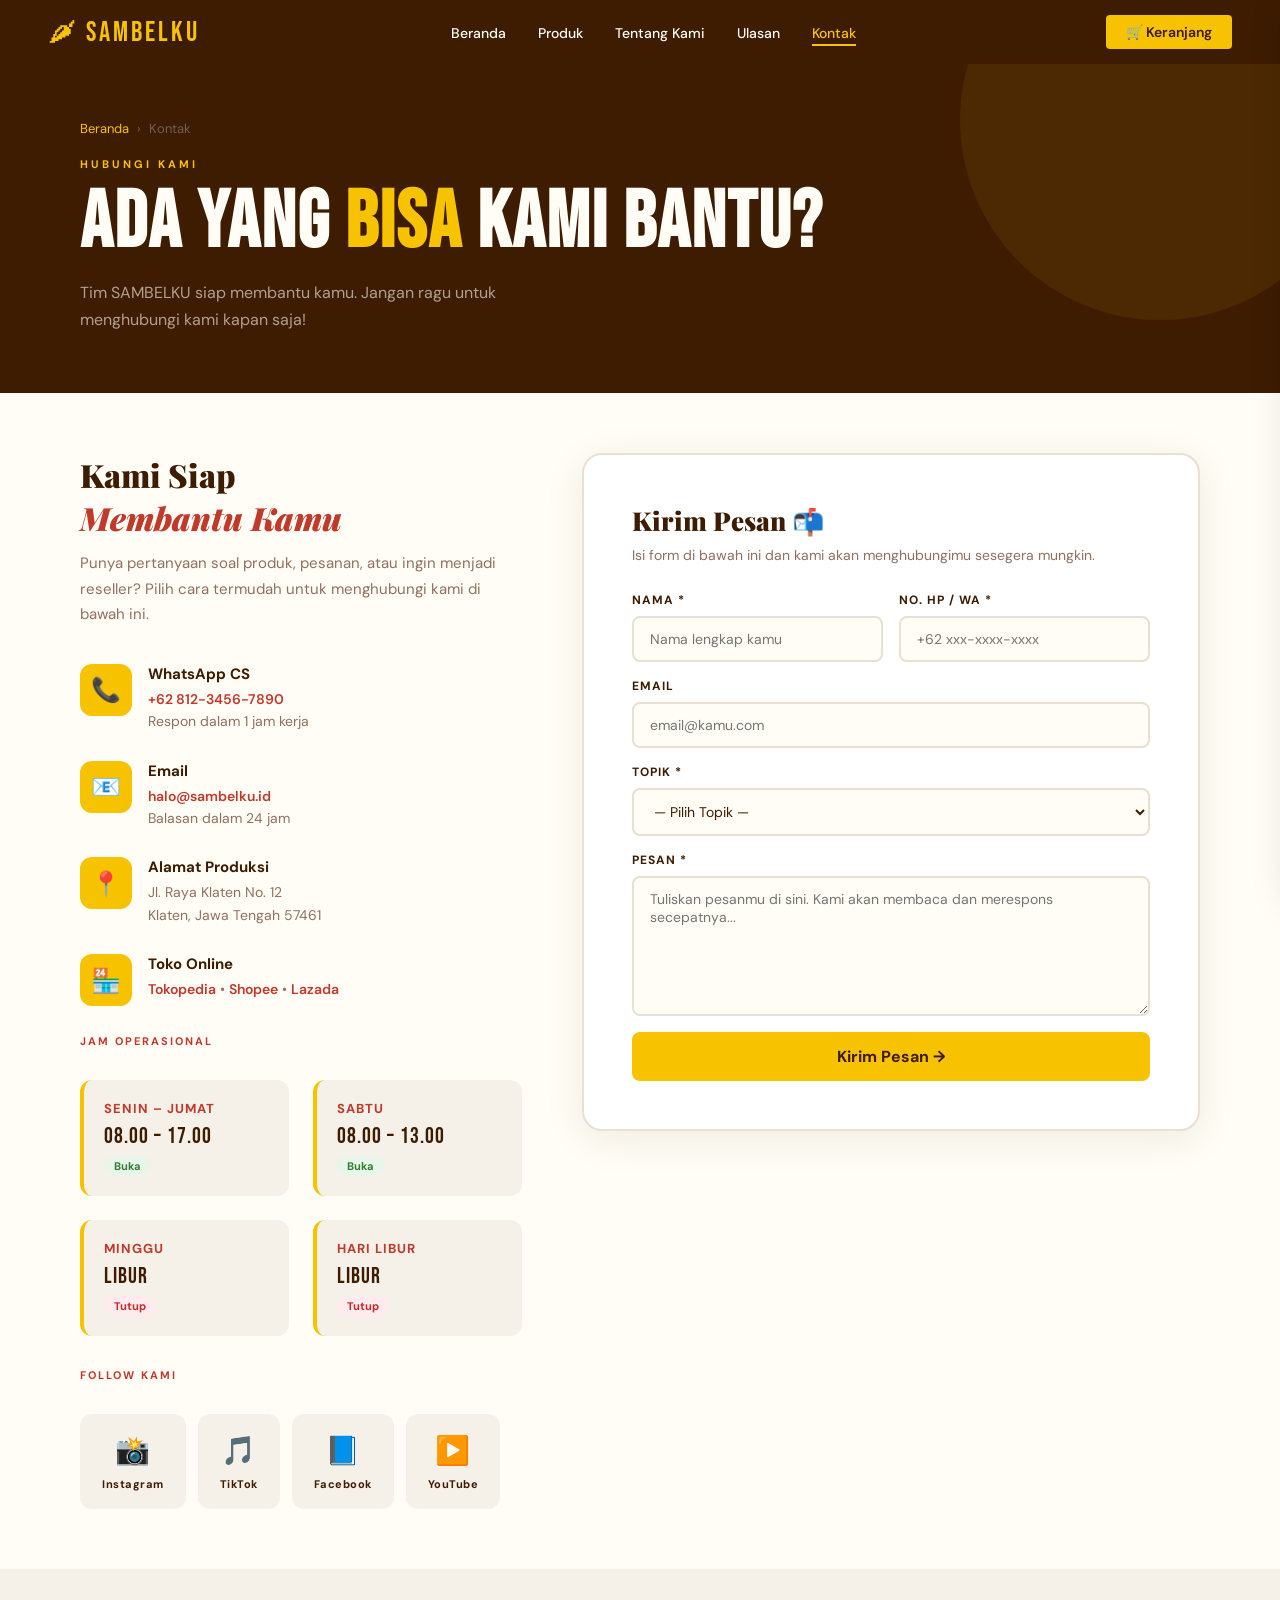
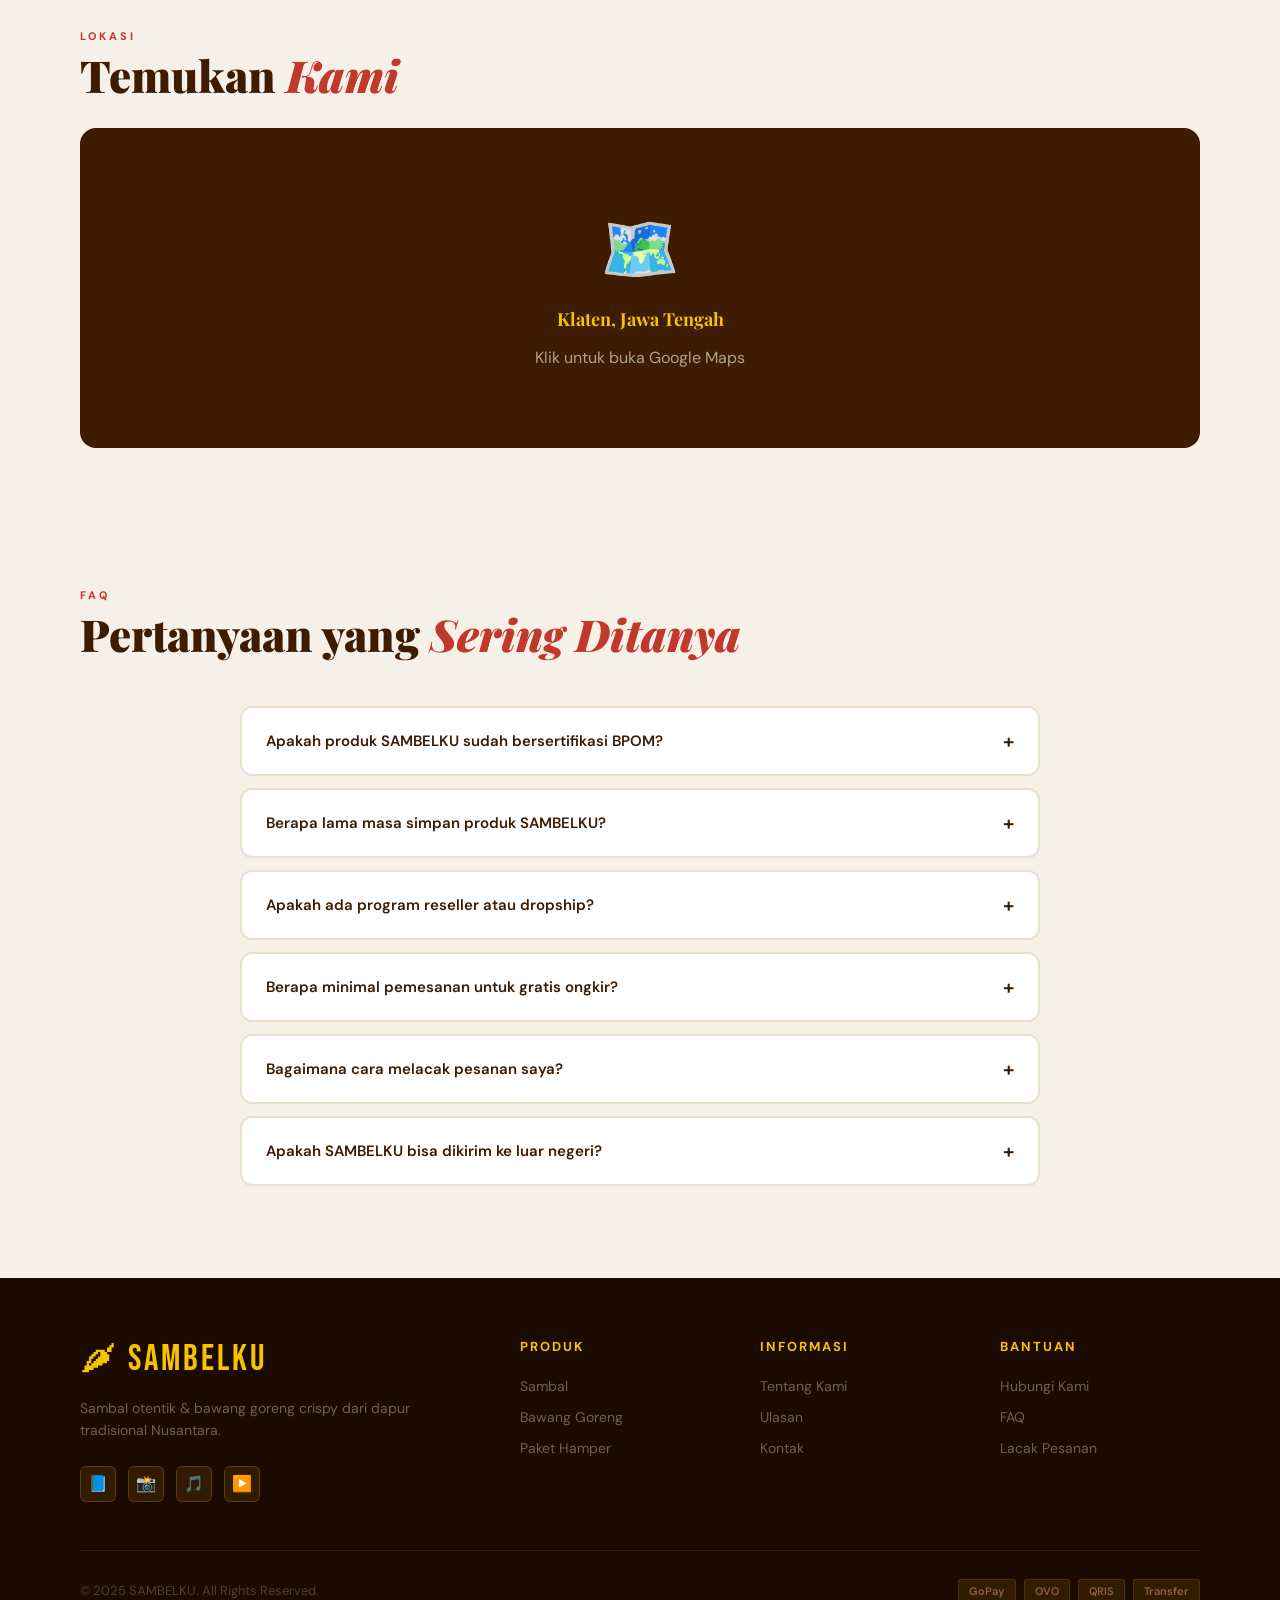
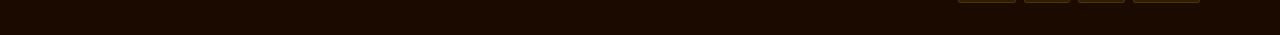
<file: kontak.html>
<!DOCTYPE html>
<html lang="id">
<head>
  <meta charset="UTF-8" />
  <meta name="viewport" content="width=device-width, initial-scale=1.0" />
  <title>Kontak — SAMBELKU</title>
  <link rel="stylesheet" href="shared.css" />
  <style>
    /* KONTAK LAYOUT */
    .kontak-grid { display: grid; grid-template-columns: 1fr 1.4fr; gap: 60px; padding: 60px 80px; align-items: start; }

    /* INFO KONTAK */
    .kontak-info h2 { font-family: 'Playfair Display', serif; font-size: 32px; font-weight: 900; color: var(--coklat); margin-bottom: 12px; }
    .kontak-info h2 em { font-style: italic; color: var(--merah); }
    .kontak-info p { font-size: 15px; color: #907060; line-height: 1.7; margin-bottom: 36px; }
    .kontak-item { display: flex; gap: 16px; align-items: flex-start; margin-bottom: 28px; }
    .kontak-icon { width: 52px; height: 52px; background: var(--kuning); border-radius: 12px; display: flex; align-items: center; justify-content: center; font-size: 24px; flex-shrink: 0; }
    .kontak-detail { flex: 1; }
    .kontak-detail h4 { font-weight: 700; font-size: 15px; color: var(--coklat); margin-bottom: 4px; }
    .kontak-detail p { font-size: 14px; color: #907060; line-height: 1.6; margin: 0; }
    .kontak-detail a { color: var(--merah); text-decoration: none; font-weight: 600; }
    .kontak-detail a:hover { text-decoration: underline; }

    /* SOSMED */
    .sosmed-list { display: flex; gap: 12px; margin-top: 32px; }
    .sosmed-card { display: flex; flex-direction: column; align-items: center; gap: 8px; padding: 16px 20px; background: var(--abu); border-radius: 12px; border: 2px solid transparent; cursor: pointer; transition: all 0.2s; text-decoration: none; }
    .sosmed-card:hover { border-color: var(--kuning); background: white; transform: translateY(-3px); box-shadow: 0 8px 24px rgba(247,194,0,0.15); }
    .sosmed-card span:first-child { font-size: 28px; }
    .sosmed-card span:last-child { font-size: 11px; font-weight: 700; color: var(--coklat); letter-spacing: 0.5px; }

    /* FORM KONTAK */
    .form-kontak { background: white; border-radius: 20px; padding: 48px; border: 2px solid #E8E0D0; box-shadow: 0 8px 40px rgba(61,28,2,0.08); }
    .form-kontak h3 { font-family: 'Playfair Display', serif; font-size: 26px; font-weight: 900; color: var(--coklat); margin-bottom: 8px; }
    .form-kontak p { color: #907060; font-size: 14px; margin-bottom: 28px; }
    .form-row { display: grid; grid-template-columns: 1fr 1fr; gap: 16px; }
    .form-field { display: flex; flex-direction: column; gap: 8px; margin-bottom: 16px; }
    .form-field label { font-size: 12px; font-weight: 700; color: var(--coklat); letter-spacing: 1px; text-transform: uppercase; }
    .form-field input, .form-field select, .form-field textarea {
      padding: 12px 16px; border: 2px solid #E8E0D0; border-radius: 8px;
      font-family: 'DM Sans', sans-serif; font-size: 14px; color: var(--coklat);
      background: var(--putih); outline: none; transition: border-color 0.2s;
    }
    .form-field input:focus, .form-field select:focus, .form-field textarea:focus { border-color: var(--kuning); background: white; }
    .form-field textarea { resize: vertical; min-height: 140px; }
    .btn-kirim { background: var(--kuning); border: none; padding: 14px 40px; border-radius: 8px; font-family: 'DM Sans', sans-serif; font-weight: 700; font-size: 16px; cursor: pointer; color: var(--coklat); transition: background 0.2s, transform 0.15s; width: 100%; }
    .btn-kirim:hover { background: var(--kuning-gelap); transform: translateY(-1px); }

    /* JAM OPERASIONAL */
    .jam-grid { display: grid; grid-template-columns: repeat(2,1fr); gap: 24px; margin-top: 32px; }
    .jam-card { background: var(--abu); border-radius: 12px; padding: 20px; border-left: 4px solid var(--kuning); }
    .jam-hari { font-size: 13px; font-weight: 700; color: var(--merah); letter-spacing: 1px; text-transform: uppercase; margin-bottom: 6px; }
    .jam-waktu { font-family: 'Bebas Neue', sans-serif; font-size: 22px; color: var(--coklat); letter-spacing: 1px; }
    .jam-status { display: inline-block; background: #E8F5E9; color: #2E7D32; font-size: 11px; font-weight: 700; padding: 3px 10px; border-radius: 10px; margin-top: 6px; }
    .jam-status.tutup { background: #FFEBEE; color: #C62828; }

    /* MAPS PLACEHOLDER */
    .maps-section { background: var(--abu); padding: 60px 80px; }
    .maps-wrap { background: var(--coklat); border-radius: 16px; overflow: hidden; height: 320px; display: flex; align-items: center; justify-content: center; flex-direction: column; gap: 16px; cursor: pointer; transition: opacity 0.2s; }
    .maps-wrap:hover { opacity: 0.9; }
    .maps-wrap span { font-size: 64px; }
    .maps-wrap p { color: #B0A090; font-size: 16px; }
    .maps-wrap strong { color: var(--kuning); font-size: 18px; font-family: 'Playfair Display', serif; }

    /* FAQ */
    .faq-list { max-width: 800px; margin: 0 auto; }
    .faq-item { border: 2px solid #E8E0D0; border-radius: 12px; margin-bottom: 12px; overflow: hidden; transition: border-color 0.2s; }
    .faq-item.open { border-color: var(--kuning); }
    .faq-q { padding: 20px 24px; cursor: pointer; display: flex; align-items: center; justify-content: space-between; font-weight: 600; font-size: 15px; color: var(--coklat); background: white; transition: background 0.2s; }
    .faq-item.open .faq-q { background: var(--putih); color: var(--merah); }
    .faq-arrow { font-size: 20px; transition: transform 0.3s; }
    .faq-item.open .faq-arrow { transform: rotate(45deg); }
    .faq-a { padding: 0 24px; max-height: 0; overflow: hidden; transition: max-height 0.35s ease, padding 0.2s; font-size: 14px; color: #907060; line-height: 1.7; background: white; }
    .faq-item.open .faq-a { max-height: 200px; padding: 0 24px 20px; }
  </style>
</head>
<body>

<!-- NAVBAR -->
<nav>
  <a class="nav-logo" href="index.html">🌶 SAMBELKU</a>
  <ul class="nav-links">
    <li><a href="index.html">Beranda</a></li>
    <li><a href="produk.html">Produk</a></li>
    <li><a href="tentang.html">Tentang Kami</a></li>
    <li><a href="ulasan.html">Ulasan</a></li>
    <li><a href="kontak.html">Kontak</a></li>
  </ul>
  <button class="btn-cart" id="btnCart">
    🛒 Keranjang <span class="cart-count" id="cartCount" style="display:none">0</span>
  </button>
</nav>

<!-- PAGE HEADER -->
<div class="page-header">
  <div class="breadcrumb"><a href="index.html">Beranda</a> <span>›</span> <span>Kontak</span></div>
  <div class="page-header-label">Hubungi Kami</div>
  <h1>ADA YANG <span>BISA</span> KAMI BANTU?</h1>
  <p>Tim SAMBELKU siap membantu kamu. Jangan ragu untuk menghubungi kami kapan saja!</p>
</div>

<!-- KONTAK GRID -->
<div class="kontak-grid">

  <!-- INFO KIRI -->
  <div class="kontak-info reveal">
    <h2>Kami Siap<br><em>Membantu Kamu</em></h2>
    <p>Punya pertanyaan soal produk, pesanan, atau ingin menjadi reseller? Pilih cara termudah untuk menghubungi kami di bawah ini.</p>

    <!-- [KONTAK] → Ubah nomor, email, alamat di bawah -->
    <div class="kontak-item">
      <div class="kontak-icon">📞</div>
      <div class="kontak-detail">
        <h4>WhatsApp CS</h4>
        <p><a href="https://wa.me/6281234567890">+62 812-3456-7890</a><br>Respon dalam 1 jam kerja</p>
      </div>
    </div>
    <div class="kontak-item">
      <div class="kontak-icon">📧</div>
      <div class="kontak-detail">
        <h4>Email</h4>
        <p><a href="mailto:halo@sambelku.id">halo@sambelku.id</a><br>Balasan dalam 24 jam</p>
      </div>
    </div>
    <div class="kontak-item">
      <div class="kontak-icon">📍</div>
      <div class="kontak-detail">
        <h4>Alamat Produksi</h4>
        <p>Jl. Raya Klaten No. 12<br>Klaten, Jawa Tengah 57461</p>
      </div>
    </div>
    <div class="kontak-item">
      <div class="kontak-icon">🏪</div>
      <div class="kontak-detail">
        <h4>Toko Online</h4>
        <p>
          <a href="#">Tokopedia</a> •
          <a href="#">Shopee</a> •
          <a href="#">Lazada</a>
        </p>
      </div>
    </div>

    <!-- JAM OPERASIONAL -->
    <h4 style="font-size:11px;font-weight:700;letter-spacing:2px;text-transform:uppercase;color:var(--merah);margin-bottom:12px;">Jam Operasional</h4>
    <div class="jam-grid">
      <div class="jam-card">
        <div class="jam-hari">Senin – Jumat</div>
        <div class="jam-waktu">08.00 – 17.00</div>
        <span class="jam-status">Buka</span>
      </div>
      <div class="jam-card">
        <div class="jam-hari">Sabtu</div>
        <div class="jam-waktu">08.00 – 13.00</div>
        <span class="jam-status">Buka</span>
      </div>
      <div class="jam-card">
        <div class="jam-hari">Minggu</div>
        <div class="jam-waktu">Libur</div>
        <span class="jam-status tutup">Tutup</span>
      </div>
      <div class="jam-card">
        <div class="jam-hari">Hari Libur</div>
        <div class="jam-waktu">Libur</div>
        <span class="jam-status tutup">Tutup</span>
      </div>
    </div>

    <!-- SOSMED -->
    <div style="margin-top:32px;">
      <h4 style="font-size:11px;font-weight:700;letter-spacing:2px;text-transform:uppercase;color:var(--merah);margin-bottom:16px;">Follow Kami</h4>
      <div class="sosmed-list">
        <!-- [SOSMED] → Ganti href dengan link akun kamu -->
        <a class="sosmed-card" href="#"><span>📸</span><span>Instagram</span></a>
        <a class="sosmed-card" href="#"><span>🎵</span><span>TikTok</span></a>
        <a class="sosmed-card" href="#"><span>📘</span><span>Facebook</span></a>
        <a class="sosmed-card" href="#"><span>▶️</span><span>YouTube</span></a>
      </div>
    </div>
  </div>

  <!-- FORM KANAN -->
  <div class="form-kontak reveal">
    <h3>Kirim Pesan 📬</h3>
    <p>Isi form di bawah ini dan kami akan menghubungimu sesegera mungkin.</p>
    <div class="form-row">
      <div class="form-field"><label>Nama *</label><input type="text" placeholder="Nama lengkap kamu" /></div>
      <div class="form-field"><label>No. HP / WA *</label><input type="tel" placeholder="+62 xxx-xxxx-xxxx" /></div>
    </div>
    <div class="form-field"><label>Email</label><input type="email" placeholder="email@kamu.com" /></div>
    <div class="form-field">
      <label>Topik *</label>
      <select>
        <option value="">— Pilih Topik —</option>
        <option>Pertanyaan Produk</option>
        <option>Status Pesanan</option>
        <option>Retur & Refund</option>
        <option>Kerjasama / Reseller</option>
        <option>Kemitraan Bisnis</option>
        <option>Lainnya</option>
      </select>
    </div>
    <div class="form-field">
      <label>Pesan *</label>
      <textarea placeholder="Tuliskan pesanmu di sini. Kami akan membaca dan merespons secepatnya..."></textarea>
    </div>
    <button class="btn-kirim" onclick="kirimPesan()">Kirim Pesan →</button>
  </div>
</div>

<!-- MAPS -->
<section class="maps-section reveal">
  <div class="section-header" style="margin-bottom:28px;">
    <div>
      <div class="section-label">Lokasi</div>
      <h2 class="section-title">Temukan <em>Kami</em></h2>
    </div>
  </div>
  <!-- [MAPS] → Ganti dengan embed Google Maps kamu -->
  <!-- Caranya: Google Maps → Bagikan → Sematkan peta → copy iframe-nya, paste di sini -->
  <div class="maps-wrap" onclick="showToast('💡 Ganti dengan embed Google Maps kamu di kontak.html!')">
    <span>🗺️</span>
    <strong>Klaten, Jawa Tengah</strong>
    <p>Klik untuk buka Google Maps</p>
  </div>
</section>

<!-- FAQ -->
<section class="section" id="faq" style="background: var(--abu);">
  <div class="section-header reveal">
    <div>
      <div class="section-label">FAQ</div>
      <h2 class="section-title">Pertanyaan yang <em>Sering Ditanya</em></h2>
    </div>
  </div>
  <div class="faq-list reveal">
    <!-- [FAQ] → Tambah/ubah pertanyaan dan jawaban -->
    <div class="faq-item" onclick="toggleFaq(this)">
      <div class="faq-q">Apakah produk SAMBELKU sudah bersertifikasi BPOM? <span class="faq-arrow">+</span></div>
      <div class="faq-a">Ya, semua produk SAMBELKU sudah mendapatkan sertifikasi BPOM dan label halal dari MUI. Kamu bisa cek nomor registrasi BPOM di bagian belakang setiap kemasan produk kami.</div>
    </div>
    <div class="faq-item" onclick="toggleFaq(this)">
      <div class="faq-q">Berapa lama masa simpan produk SAMBELKU? <span class="faq-arrow">+</span></div>
      <div class="faq-a">Sambal kemasan kami memiliki masa simpan 12 bulan dalam kondisi belum dibuka, dan 30 hari setelah dibuka jika disimpan di kulkas. Bawang goreng tahan 6 bulan dalam kemasan tertutup.</div>
    </div>
    <div class="faq-item" onclick="toggleFaq(this)">
      <div class="faq-q">Apakah ada program reseller atau dropship? <span class="faq-arrow">+</span></div>
      <div class="faq-a">Tentu! Kami memiliki program reseller dengan keuntungan kompetitif mulai dari 25%. Hubungi kami via WhatsApp atau email untuk informasi lengkap mengenai program kemitraan bisnis kami.</div>
    </div>
    <div class="faq-item" onclick="toggleFaq(this)">
      <div class="faq-q">Berapa minimal pemesanan untuk gratis ongkir? <span class="faq-arrow">+</span></div>
      <div class="faq-a">Gratis ongkos kirim untuk pembelian minimal Rp 100.000 ke seluruh Indonesia melalui website kami. Untuk marketplace seperti Tokopedia dan Shopee, ongkir mengikuti kebijakan platform masing-masing.</div>
    </div>
    <div class="faq-item" onclick="toggleFaq(this)">
      <div class="faq-q">Bagaimana cara melacak pesanan saya? <span class="faq-arrow">+</span></div>
      <div class="faq-a">Setelah pesanan dikonfirmasi, kamu akan menerima nomor resi melalui WhatsApp dan email. Nomor resi bisa digunakan untuk melacak pengiriman di website kurir yang digunakan (JNE, SiCepat, J&T, dll).</div>
    </div>
    <div class="faq-item" onclick="toggleFaq(this)">
      <div class="faq-q">Apakah SAMBELKU bisa dikirim ke luar negeri? <span class="faq-arrow">+</span></div>
      <div class="faq-a">Saat ini kami melayani pengiriman ke seluruh wilayah Indonesia. Untuk pengiriman internasional, silakan hubungi kami langsung via email untuk penawaran khusus.</div>
    </div>
  </div>
</section>

<!-- FOOTER -->
<footer>
  <div class="footer-grid">
    <div>
      <a class="footer-logo" href="index.html">🌶 SAMBELKU</a>
      <p class="footer-tagline">Sambal otentik & bawang goreng crispy dari dapur tradisional Nusantara.</p>
      <div class="footer-socials">
        <a class="social-btn" href="#">📘</a><a class="social-btn" href="#">📸</a>
        <a class="social-btn" href="#">🎵</a><a class="social-btn" href="#">▶️</a>
      </div>
    </div>
    <div class="footer-col"><h4>Produk</h4><ul>
      <li><a href="produk.html?filter=sambal">Sambal</a></li>
      <li><a href="produk.html?filter=bawang">Bawang Goreng</a></li>
      <li><a href="produk.html?filter=hamper">Paket Hamper</a></li>
    </ul></div>
    <div class="footer-col"><h4>Informasi</h4><ul>
      <li><a href="tentang.html">Tentang Kami</a></li>
      <li><a href="ulasan.html">Ulasan</a></li>
      <li><a href="kontak.html">Kontak</a></li>
    </ul></div>
    <div class="footer-col"><h4>Bantuan</h4><ul>
      <li><a href="kontak.html">Hubungi Kami</a></li>
      <li><a href="#faq">FAQ</a></li>
      <li><a href="#">Lacak Pesanan</a></li>
    </ul></div>
  </div>
  <div class="footer-bottom">
    <span class="footer-copy">© 2025 SAMBELKU. All Rights Reserved.</span>
    <div class="footer-pay">
      <span class="pay-badge">GoPay</span><span class="pay-badge">OVO</span>
      <span class="pay-badge">QRIS</span><span class="pay-badge">Transfer</span>
    </div>
  </div>
</footer>

<div class="cart-overlay-bg" id="cartOverlayBg" onclick="closeCart()"></div>
<div class="cart-sidebar" id="cartSidebar">
  <div class="cart-header"><div class="cart-title">🛒 Keranjang</div><button class="cart-close" onclick="closeCart()">✕</button></div>
  <div class="cart-items" id="cartItems"></div>
  <div class="cart-footer" id="cartFooter" style="display:none;">
    <div class="cart-subtotal"><span>Total</span><strong id="cartTotal">Rp 0</strong></div>
    <button class="btn-checkout" onclick="showToast('🎉 Checkout segera hadir!')">Checkout →</button>
  </div>
</div>
<div class="toast" id="toast"></div>

<script src="shared.js"></script>
<script>
  function toggleFaq(item) {
    const isOpen = item.classList.contains('open');
    document.querySelectorAll('.faq-item').forEach(f => f.classList.remove('open'));
    if (!isOpen) item.classList.add('open');
  }

  function kirimPesan() { showToast('✅ Pesan terkirim! Kami akan segera menghubungimu.'); }
</script>
</body>
</html>
</file>
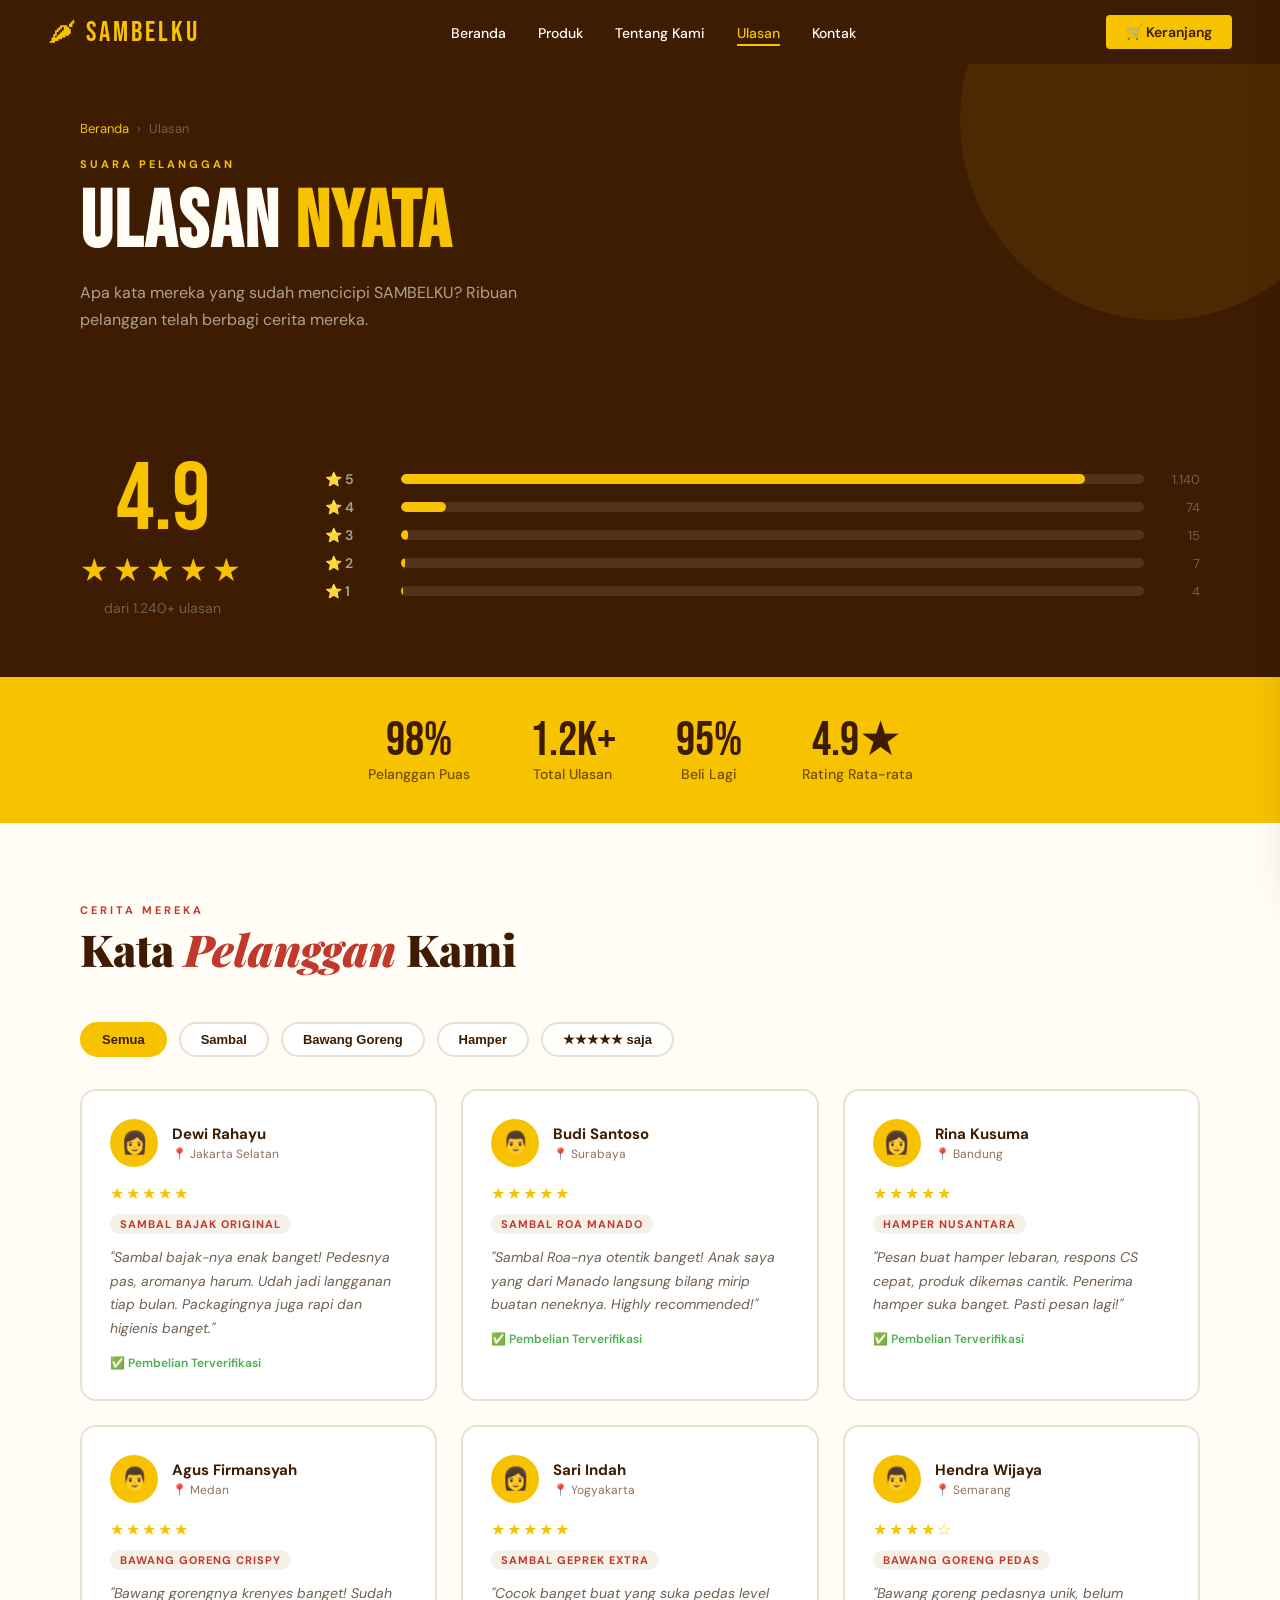
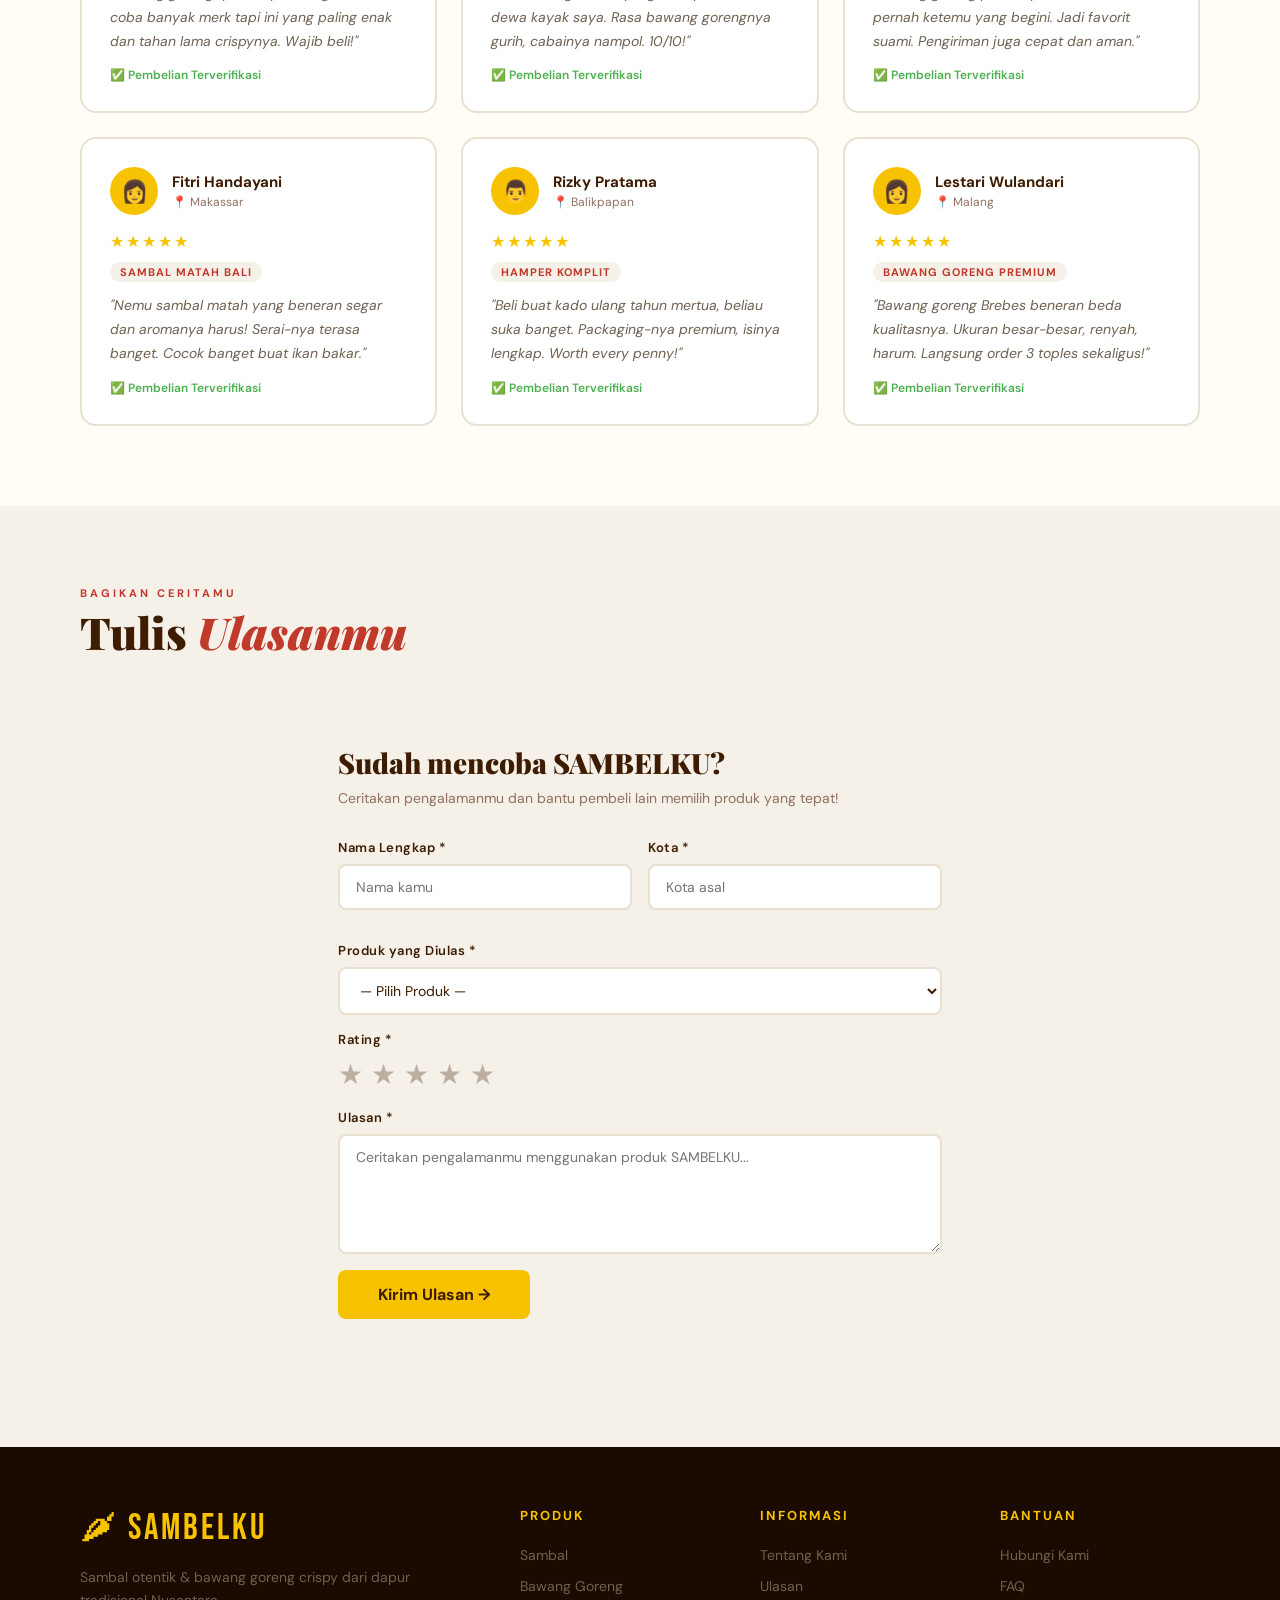
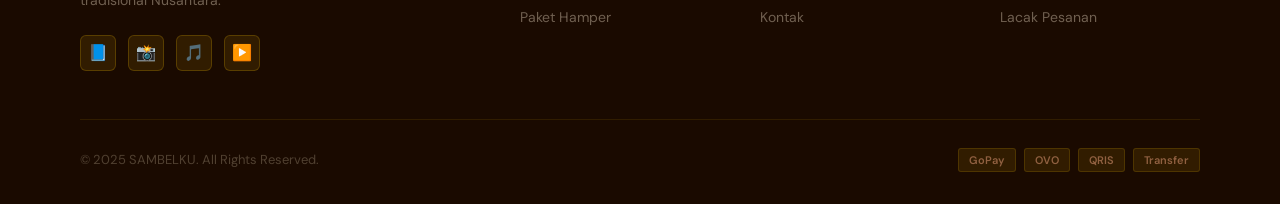
<file: ulasan.html>
<!DOCTYPE html>
<html lang="id">
<head>
  <meta charset="UTF-8" />
  <meta name="viewport" content="width=device-width, initial-scale=1.0" />
  <title>Ulasan Pelanggan — SAMBELKU</title>
  <link rel="stylesheet" href="shared.css" />
  <style>
    /* RATING OVERVIEW */
    .rating-overview { background: var(--coklat); padding: 60px 80px; display: grid; grid-template-columns: auto 1fr; gap: 80px; align-items: center; }
    .rating-big { text-align: center; }
    .rating-num { font-family: 'Bebas Neue', sans-serif; font-size: 96px; color: var(--kuning); line-height: 1; }
    .rating-stars { font-size: 32px; color: var(--kuning); letter-spacing: 4px; }
    .rating-total { color: #706050; font-size: 14px; margin-top: 8px; }
    .rating-bars { flex: 1; display: flex; flex-direction: column; gap: 10px; }
    .bar-row { display: flex; align-items: center; gap: 16px; }
    .bar-label { color: #B0A090; font-size: 14px; font-weight: 600; min-width: 60px; }
    .bar-track { flex: 1; height: 10px; background: rgba(255,255,255,0.1); border-radius: 5px; overflow: hidden; }
    .bar-fill { height: 100%; background: var(--kuning); border-radius: 5px; transition: width 1s ease; }
    .bar-count { color: #706050; font-size: 13px; min-width: 40px; text-align: right; }

    /* FILTER ULASAN */
    .ulasan-filter { display: flex; gap: 12px; margin-bottom: 32px; flex-wrap: wrap; }
    .uf-btn { padding: 8px 20px; border-radius: 20px; font-size: 13px; font-weight: 600; cursor: pointer; border: 2px solid #E8E0D0; background: white; color: var(--coklat); transition: all 0.2s; }
    .uf-btn:hover, .uf-btn.active { background: var(--kuning); border-color: var(--kuning); }

    /* ULASAN GRID */
    .ulasan-grid { display: grid; grid-template-columns: repeat(3,1fr); gap: 24px; }
    .ulasan-card { background: white; border-radius: 16px; padding: 28px; border: 2px solid #E8E0D0; transition: border-color 0.25s, box-shadow 0.25s; }
    .ulasan-card:hover { border-color: var(--kuning); box-shadow: 0 8px 32px rgba(247,194,0,0.15); }
    .ulasan-header { display: flex; align-items: center; gap: 14px; margin-bottom: 16px; }
    .ulasan-avatar { width: 48px; height: 48px; border-radius: 50%; background: var(--kuning); display: flex; align-items: center; justify-content: center; font-size: 22px; flex-shrink: 0; }
    .ulasan-name { font-weight: 700; font-size: 15px; color: var(--coklat); }
    .ulasan-info { font-size: 12px; color: #907060; margin-top: 2px; }
    .ulasan-stars { color: var(--kuning); font-size: 16px; letter-spacing: 2px; margin-bottom: 8px; }
    .ulasan-produk { display: inline-block; background: var(--abu); color: var(--merah); font-size: 11px; font-weight: 700; letter-spacing: 1px; text-transform: uppercase; padding: 3px 10px; border-radius: 10px; margin-bottom: 12px; }
    .ulasan-text { font-size: 14px; color: #706050; line-height: 1.7; font-style: italic; }
    .ulasan-foto { margin-top: 16px; display: flex; gap: 8px; }
    .ulasan-foto-img { width: 64px; height: 64px; border-radius: 8px; background: var(--abu); display: flex; align-items: center; justify-content: center; font-size: 24px; overflow: hidden; }
    .ulasan-foto-img img { width: 100%; height: 100%; object-fit: cover; }
    .ulasan-verified { display: flex; align-items: center; gap: 6px; margin-top: 14px; font-size: 12px; color: #4CAF50; font-weight: 600; }

    /* FORM ULASAN */
    .form-ulasan { background: var(--abu); border-radius: 20px; padding: 48px; max-width: 700px; margin: 0 auto; }
    .form-ulasan h3 { font-family: 'Playfair Display', serif; font-size: 28px; font-weight: 900; color: var(--coklat); margin-bottom: 8px; }
    .form-ulasan p { color: #907060; font-size: 14px; margin-bottom: 32px; }
    .form-row { display: grid; grid-template-columns: 1fr 1fr; gap: 16px; margin-bottom: 16px; }
    .form-field { display: flex; flex-direction: column; gap: 8px; margin-bottom: 16px; }
    .form-field label { font-size: 13px; font-weight: 600; color: var(--coklat); letter-spacing: 0.5px; }
    .form-field input, .form-field select, .form-field textarea {
      padding: 12px 16px; border: 2px solid #E8E0D0; border-radius: 8px;
      font-family: 'DM Sans', sans-serif; font-size: 14px; color: var(--coklat);
      background: white; outline: none; transition: border-color 0.2s;
    }
    .form-field input:focus, .form-field select:focus, .form-field textarea:focus { border-color: var(--kuning); }
    .form-field textarea { resize: vertical; min-height: 120px; }
    .star-select { display: flex; gap: 8px; }
    .star-btn { font-size: 28px; cursor: pointer; opacity: 0.3; transition: opacity 0.2s, transform 0.15s; }
    .star-btn.active, .star-btn:hover { opacity: 1; transform: scale(1.2); }
    .btn-submit { background: var(--kuning); border: none; padding: 14px 40px; border-radius: 8px; font-family: 'DM Sans', sans-serif; font-weight: 700; font-size: 16px; cursor: pointer; color: var(--coklat); transition: background 0.2s; }
    .btn-submit:hover { background: var(--kuning-gelap); }

    /* HIGHLIGHT */
    .highlight-band { background: var(--kuning); padding: 40px 80px; display: flex; gap: 60px; justify-content: center; flex-wrap: wrap; }
    .highlight-item { text-align: center; }
    .highlight-num { font-family: 'Bebas Neue', sans-serif; font-size: 48px; color: var(--coklat); line-height: 1; }
    .highlight-label { font-size: 14px; color: rgba(61,28,2,0.7); font-weight: 500; }
  </style>
</head>
<body>

<!-- NAVBAR -->
<nav>
  <a class="nav-logo" href="index.html">🌶 SAMBELKU</a>
  <ul class="nav-links">
    <li><a href="index.html">Beranda</a></li>
    <li><a href="produk.html">Produk</a></li>
    <li><a href="tentang.html">Tentang Kami</a></li>
    <li><a href="ulasan.html">Ulasan</a></li>
    <li><a href="kontak.html">Kontak</a></li>
  </ul>
  <button class="btn-cart" id="btnCart">
    🛒 Keranjang <span class="cart-count" id="cartCount" style="display:none">0</span>
  </button>
</nav>

<!-- PAGE HEADER -->
<div class="page-header">
  <div class="breadcrumb"><a href="index.html">Beranda</a> <span>›</span> <span>Ulasan</span></div>
  <div class="page-header-label">Suara Pelanggan</div>
  <h1>ULASAN <span>NYATA</span></h1>
  <p>Apa kata mereka yang sudah mencicipi SAMBELKU? Ribuan pelanggan telah berbagi cerita mereka.</p>
</div>

<!-- RATING OVERVIEW -->
<div class="rating-overview">
  <div class="rating-big">
    <div class="rating-num">4.9</div>
    <div class="rating-stars">★★★★★</div>
    <div class="rating-total">dari 1.240+ ulasan</div>
  </div>
  <div class="rating-bars" id="ratingBars">
    <div class="bar-row"><span class="bar-label">⭐ 5</span><div class="bar-track"><div class="bar-fill" style="width:0%" data-target="92%"></div></div><span class="bar-count">1.140</span></div>
    <div class="bar-row"><span class="bar-label">⭐ 4</span><div class="bar-track"><div class="bar-fill" style="width:0%" data-target="6%"></div></div><span class="bar-count">74</span></div>
    <div class="bar-row"><span class="bar-label">⭐ 3</span><div class="bar-track"><div class="bar-fill" style="width:0%" data-target="1%"></div></div><span class="bar-count">15</span></div>
    <div class="bar-row"><span class="bar-label">⭐ 2</span><div class="bar-track"><div class="bar-fill" style="width:0%" data-target="0.5%"></div></div><span class="bar-count">7</span></div>
    <div class="bar-row"><span class="bar-label">⭐ 1</span><div class="bar-track"><div class="bar-fill" style="width:0%" data-target="0.3%"></div></div><span class="bar-count">4</span></div>
  </div>
</div>

<!-- HIGHLIGHT -->
<div class="highlight-band">
  <div class="highlight-item"><div class="highlight-num">98%</div><div class="highlight-label">Pelanggan Puas</div></div>
  <div class="highlight-item"><div class="highlight-num">1.2K+</div><div class="highlight-label">Total Ulasan</div></div>
  <div class="highlight-item"><div class="highlight-num">95%</div><div class="highlight-label">Beli Lagi</div></div>
  <div class="highlight-item"><div class="highlight-num">4.9★</div><div class="highlight-label">Rating Rata-rata</div></div>
</div>

<!-- ULASAN PELANGGAN -->
<section class="section">
  <div class="section-header reveal">
    <div>
      <div class="section-label">Cerita Mereka</div>
      <h2 class="section-title">Kata <em>Pelanggan</em> Kami</h2>
    </div>
  </div>

  <!-- FILTER -->
  <div class="ulasan-filter reveal">
    <button class="uf-btn active" onclick="filterUlasan('semua',this)">Semua</button>
    <button class="uf-btn" onclick="filterUlasan('sambal',this)">Sambal</button>
    <button class="uf-btn" onclick="filterUlasan('bawang',this)">Bawang Goreng</button>
    <button class="uf-btn" onclick="filterUlasan('hamper',this)">Hamper</button>
    <button class="uf-btn" onclick="filterUlasan('5',this)">★★★★★ saja</button>
  </div>

  <div class="ulasan-grid" id="ulasanGrid">
    <!-- Dirender oleh JS -->
  </div>
</section>

<!-- FORM ULASAN -->
<section class="section" style="background: var(--abu);">
  <div class="section-header reveal" style="margin-bottom: 40px;">
    <div>
      <div class="section-label">Bagikan Ceritamu</div>
      <h2 class="section-title">Tulis <em>Ulasanmu</em></h2>
    </div>
  </div>
  <div class="form-ulasan reveal">
    <h3>Sudah mencoba SAMBELKU?</h3>
    <p>Ceritakan pengalamanmu dan bantu pembeli lain memilih produk yang tepat!</p>
    <div class="form-row">
      <div class="form-field"><label>Nama Lengkap *</label><input type="text" placeholder="Nama kamu" /></div>
      <div class="form-field"><label>Kota *</label><input type="text" placeholder="Kota asal" /></div>
    </div>
    <div class="form-field">
      <label>Produk yang Diulas *</label>
      <select>
        <option value="">— Pilih Produk —</option>
        <option>Sambal Bajak Original</option>
        <option>Sambal Roa Manado</option>
        <option>Sambal Tomat Segar</option>
        <option>Sambal Geprek Extra</option>
        <option>Bawang Goreng Crispy</option>
        <option>Bawang Goreng Pedas</option>
        <option>Bawang Goreng Premium</option>
        <option>Hamper Nusantara</option>
        <option>Hamper Komplit</option>
      </select>
    </div>
    <div class="form-field">
      <label>Rating *</label>
      <div class="star-select" id="starSelect">
        <span class="star-btn" onclick="setRating(1)">★</span>
        <span class="star-btn" onclick="setRating(2)">★</span>
        <span class="star-btn" onclick="setRating(3)">★</span>
        <span class="star-btn" onclick="setRating(4)">★</span>
        <span class="star-btn" onclick="setRating(5)">★</span>
      </div>
    </div>
    <div class="form-field">
      <label>Ulasan *</label>
      <textarea placeholder="Ceritakan pengalamanmu menggunakan produk SAMBELKU..."></textarea>
    </div>
    <button class="btn-submit" onclick="submitUlasan()">Kirim Ulasan →</button>
  </div>
</section>

<!-- FOOTER -->
<footer>
  <div class="footer-grid">
    <div>
      <a class="footer-logo" href="index.html">🌶 SAMBELKU</a>
      <p class="footer-tagline">Sambal otentik & bawang goreng crispy dari dapur tradisional Nusantara.</p>
      <div class="footer-socials">
        <a class="social-btn" href="#">📘</a><a class="social-btn" href="#">📸</a>
        <a class="social-btn" href="#">🎵</a><a class="social-btn" href="#">▶️</a>
      </div>
    </div>
    <div class="footer-col"><h4>Produk</h4><ul>
      <li><a href="produk.html?filter=sambal">Sambal</a></li>
      <li><a href="produk.html?filter=bawang">Bawang Goreng</a></li>
      <li><a href="produk.html?filter=hamper">Paket Hamper</a></li>
    </ul></div>
    <div class="footer-col"><h4>Informasi</h4><ul>
      <li><a href="tentang.html">Tentang Kami</a></li>
      <li><a href="ulasan.html">Ulasan</a></li>
      <li><a href="kontak.html">Kontak</a></li>
    </ul></div>
    <div class="footer-col"><h4>Bantuan</h4><ul>
      <li><a href="kontak.html">Hubungi Kami</a></li>
      <li><a href="kontak.html#faq">FAQ</a></li>
      <li><a href="#">Lacak Pesanan</a></li>
    </ul></div>
  </div>
  <div class="footer-bottom">
    <span class="footer-copy">© 2025 SAMBELKU. All Rights Reserved.</span>
    <div class="footer-pay">
      <span class="pay-badge">GoPay</span><span class="pay-badge">OVO</span>
      <span class="pay-badge">QRIS</span><span class="pay-badge">Transfer</span>
    </div>
  </div>
</footer>

<div class="cart-overlay-bg" id="cartOverlayBg" onclick="closeCart()"></div>
<div class="cart-sidebar" id="cartSidebar">
  <div class="cart-header"><div class="cart-title">🛒 Keranjang</div><button class="cart-close" onclick="closeCart()">✕</button></div>
  <div class="cart-items" id="cartItems"></div>
  <div class="cart-footer" id="cartFooter" style="display:none;">
    <div class="cart-subtotal"><span>Total</span><strong id="cartTotal">Rp 0</strong></div>
    <button class="btn-checkout" onclick="showToast('🎉 Checkout segera hadir!')">Checkout →</button>
  </div>
</div>
<div class="toast" id="toast"></div>

<script src="shared.js"></script>
<script>
  // [ULASAN] Data ulasan pelanggan — tambah/edit di sini
  const ulasanData = [
    { nama:"Dewi Rahayu", kota:"Jakarta Selatan", avatar:"👩", rating:5, produk:"Sambal Bajak Original", kategori:"sambal", teks:"Sambal bajak-nya enak banget! Pedesnya pas, aromanya harum. Udah jadi langganan tiap bulan. Packagingnya juga rapi dan higienis banget.", verified:true },
    { nama:"Budi Santoso", kota:"Surabaya", avatar:"👨", rating:5, produk:"Sambal Roa Manado", kategori:"sambal", teks:"Sambal Roa-nya otentik banget! Anak saya yang dari Manado langsung bilang mirip buatan neneknya. Highly recommended!", verified:true },
    { nama:"Rina Kusuma", kota:"Bandung", avatar:"👩", rating:5, produk:"Hamper Nusantara", kategori:"hamper", teks:"Pesan buat hamper lebaran, respons CS cepat, produk dikemas cantik. Penerima hamper suka banget. Pasti pesan lagi!", verified:true },
    { nama:"Agus Firmansyah", kota:"Medan", avatar:"👨", rating:5, produk:"Bawang Goreng Crispy", kategori:"bawang", teks:"Bawang gorengnya krenyes banget! Sudah coba banyak merk tapi ini yang paling enak dan tahan lama crispynya. Wajib beli!", verified:true },
    { nama:"Sari Indah", kota:"Yogyakarta", avatar:"👩", rating:5, produk:"Sambal Geprek Extra", kategori:"sambal", teks:"Cocok banget buat yang suka pedas level dewa kayak saya. Rasa bawang gorengnya gurih, cabainya nampol. 10/10!", verified:true },
    { nama:"Hendra Wijaya", kota:"Semarang", avatar:"👨", rating:4, produk:"Bawang Goreng Pedas", kategori:"bawang", teks:"Bawang goreng pedasnya unik, belum pernah ketemu yang begini. Jadi favorit suami. Pengiriman juga cepat dan aman.", verified:true },
    { nama:"Fitri Handayani", kota:"Makassar", avatar:"👩", rating:5, produk:"Sambal Matah Bali", kategori:"sambal", teks:"Nemu sambal matah yang beneran segar dan aromanya harus! Serai-nya terasa banget. Cocok banget buat ikan bakar.", verified:true },
    { nama:"Rizky Pratama", kota:"Balikpapan", avatar:"👨", rating:5, produk:"Hamper Komplit", kategori:"hamper", teks:"Beli buat kado ulang tahun mertua, beliau suka banget. Packaging-nya premium, isinya lengkap. Worth every penny!", verified:true },
    { nama:"Lestari Wulandari", kota:"Malang", avatar:"👩", rating:5, produk:"Bawang Goreng Premium", kategori:"bawang", teks:"Bawang goreng Brebes beneran beda kualitasnya. Ukuran besar-besar, renyah, harum. Langsung order 3 toples sekaligus!", verified:true },
  ];

  let currentFilter = 'semua';
  let selectedRating = 0;

  function renderUlasan() {
    let data = [...ulasanData];
    if (currentFilter === '5') data = data.filter(u => u.rating === 5);
    else if (currentFilter !== 'semua') data = data.filter(u => u.kategori === currentFilter);
    const grid = document.getElementById('ulasanGrid');
    grid.innerHTML = data.map(u => `
      <div class="ulasan-card">
        <div class="ulasan-header">
          <div class="ulasan-avatar">${u.avatar}</div>
          <div>
            <div class="ulasan-name">${u.nama}</div>
            <div class="ulasan-info">📍 ${u.kota}</div>
          </div>
        </div>
        <div class="ulasan-stars">${'★'.repeat(u.rating)}${'☆'.repeat(5-u.rating)}</div>
        <div class="ulasan-produk">${u.produk}</div>
        <p class="ulasan-text">"${u.teks}"</p>
        ${u.verified ? `<div class="ulasan-verified">✅ Pembelian Terverifikasi</div>` : ''}
      </div>`).join('');
  }

  function filterUlasan(f, el) {
    currentFilter = f;
    document.querySelectorAll('.uf-btn').forEach(b=>b.classList.remove('active'));
    el.classList.add('active');
    renderUlasan();
  }

  function setRating(r) {
    selectedRating = r;
    document.querySelectorAll('.star-btn').forEach((b,i) => b.classList.toggle('active', i < r));
  }

  function submitUlasan() { showToast('✅ Ulasan terkirim! Terima kasih 🎉'); }

  // Animate rating bars
  document.addEventListener('DOMContentLoaded', () => {
    setTimeout(() => {
      document.querySelectorAll('.bar-fill').forEach(bar => {
        bar.style.width = bar.dataset.target;
      });
    }, 300);
    renderUlasan();
  });
</script>
</body>
</html>
</file>
<file: shared.css>
/* =====================================================
   SAMBELKU — Shared Stylesheet
   Dipakai di semua halaman HTML
   ===================================================== */
@import url('https://fonts.googleapis.com/css2?family=Bebas+Neue&family=Playfair+Display:wght@700;900&family=DM+Sans:wght@400;500;600&display=swap');

:root {
  --kuning: #F7C200;
  --kuning-gelap: #D4A400;
  --kuning-terang: #FFE566;
  --merah: #C0392B;
  --merah-gelap: #922B21;
  --coklat: #3D1C02;
  --putih: #FFFDF5;
  --abu: #F5F0E8;
}

*, *::before, *::after { box-sizing: border-box; margin: 0; padding: 0; }
html { scroll-behavior: smooth; }
body { font-family: 'DM Sans', sans-serif; background: var(--putih); color: var(--coklat); overflow-x: hidden; }

/* ===== NAVBAR ===== */
nav {
  position: fixed; top: 0; left: 0; right: 0; z-index: 200;
  background: var(--coklat);
  display: flex; align-items: center; justify-content: space-between;
  padding: 0 48px; height: 64px;
}
.nav-logo { font-family: 'Bebas Neue', sans-serif; font-size: 28px; color: var(--kuning); letter-spacing: 3px; cursor: pointer; text-decoration: none; }
.nav-links { display: flex; gap: 32px; list-style: none; }
.nav-links a { text-decoration: none; color: var(--putih); font-size: 14px; font-weight: 500; transition: color 0.2s; padding-bottom: 2px; border-bottom: 2px solid transparent; }
.nav-links a:hover, .nav-links a.active { color: var(--kuning); border-bottom-color: var(--kuning); }
.btn-cart { background: var(--kuning); color: var(--coklat); border: none; padding: 8px 20px; border-radius: 4px; font-family: 'DM Sans', sans-serif; font-weight: 600; font-size: 14px; cursor: pointer; transition: background 0.2s, transform 0.15s; position: relative; }
.btn-cart:hover { background: var(--kuning-terang); transform: translateY(-1px); }
.cart-count { position: absolute; top: -6px; right: -6px; background: var(--merah); color: white; font-size: 11px; font-weight: 700; width: 20px; height: 20px; border-radius: 50%; display: flex; align-items: center; justify-content: center; }

/* ===== PAGE HEADER (judul halaman non-beranda) ===== */
.page-header {
  background: var(--coklat); padding: 120px 80px 60px;
  position: relative; overflow: hidden;
}
.page-header::before {
  content: ''; position: absolute; width: 400px; height: 400px;
  background: var(--kuning); border-radius: 50%;
  right: -80px; top: -80px; opacity: 0.08;
}
.page-header-label { font-size: 11px; font-weight: 700; letter-spacing: 3px; text-transform: uppercase; color: var(--kuning); margin-bottom: 12px; }
.page-header h1 { font-family: 'Bebas Neue', sans-serif; font-size: clamp(48px,7vw,80px); color: var(--putih); letter-spacing: 2px; line-height: 1; }
.page-header h1 span { color: var(--kuning); }
.page-header p { color: #B0A090; font-size: 16px; max-width: 500px; margin-top: 16px; line-height: 1.7; }
.breadcrumb { display: flex; gap: 8px; align-items: center; margin-bottom: 20px; font-size: 13px; color: #706050; }
.breadcrumb a { color: var(--kuning); text-decoration: none; }
.breadcrumb a:hover { text-decoration: underline; }

/* ===== SECTION ===== */
.section { padding: 80px; }
.section-header { display: flex; align-items: flex-end; justify-content: space-between; margin-bottom: 48px; }
.section-label { font-size: 11px; font-weight: 700; letter-spacing: 3px; text-transform: uppercase; color: var(--merah); margin-bottom: 8px; }
.section-title { font-family: 'Playfair Display', serif; font-size: clamp(28px,3.5vw,44px); font-weight: 900; line-height: 1.1; color: var(--coklat); }
.section-title em { font-style: italic; color: var(--merah); }
.section-title.light { color: var(--putih); }
.link-all { text-decoration: none; color: var(--coklat); font-size: 14px; font-weight: 600; border-bottom: 2px solid var(--kuning); padding-bottom: 2px; }
.link-all:hover { color: var(--merah); }

/* ===== PRODUK CARD ===== */
.produk-grid { display: grid; grid-template-columns: repeat(4,1fr); gap: 24px; }
.produk-card { background: white; border-radius: 12px; overflow: hidden; cursor: pointer; transition: transform 0.25s, box-shadow 0.25s; }
.produk-card:hover { transform: translateY(-6px); box-shadow: 0 20px 50px rgba(61,28,2,0.15); }
.produk-img { height: 200px; display: flex; align-items: center; justify-content: center; font-size: 80px; position: relative; overflow: hidden; background: var(--kuning); }
.produk-img img { width: 100%; height: 100%; object-fit: cover; }
.emoji-fallback { font-size: 80px; }
.badge-pedas { position: absolute; top: 12px; left: 12px; background: var(--merah); color: white; font-size: 10px; font-weight: 700; letter-spacing: 1px; text-transform: uppercase; padding: 4px 10px; border-radius: 3px; z-index: 2; }
.badge-new { position: absolute; top: 12px; left: 12px; background: var(--coklat); color: var(--kuning); font-size: 10px; font-weight: 700; letter-spacing: 1px; text-transform: uppercase; padding: 4px 10px; border-radius: 3px; z-index: 2; }
.upload-overlay { position: absolute; inset: 0; background: rgba(0,0,0,0.5); display: flex; flex-direction: column; align-items: center; justify-content: center; opacity: 0; transition: opacity 0.2s; color: white; gap: 8px; z-index: 3; }
.produk-img:hover .upload-overlay { opacity: 1; }
.upload-overlay span { font-size: 28px; }
.upload-overlay p { font-size: 12px; font-weight: 600; letter-spacing: 1px; }
.upload-input { position: absolute; inset: 0; opacity: 0; cursor: pointer; z-index: 4; }
.produk-info { padding: 20px; }
.produk-brand { font-size: 11px; text-transform: uppercase; letter-spacing: 1.5px; color: var(--merah); font-weight: 700; margin-bottom: 4px; }
.produk-name { font-family: 'Playfair Display', serif; font-size: 17px; font-weight: 700; color: var(--coklat); margin-bottom: 8px; line-height: 1.3; }
.produk-desc { font-size: 13px; color: #907060; line-height: 1.5; margin-bottom: 16px; }
.produk-footer { display: flex; align-items: center; justify-content: space-between; }
.produk-harga { font-family: 'Bebas Neue', sans-serif; font-size: 24px; color: var(--coklat); }
.btn-beli { background: var(--kuning); border: none; width: 36px; height: 36px; border-radius: 50%; cursor: pointer; font-size: 18px; display: flex; align-items: center; justify-content: center; transition: background 0.2s, transform 0.15s; }
.btn-beli:hover { background: var(--kuning-gelap); transform: scale(1.1); }

/* ===== MODAL ===== */
.modal-overlay { position: fixed; inset: 0; background: rgba(0,0,0,0.7); z-index: 500; display: flex; align-items: center; justify-content: center; opacity: 0; pointer-events: none; transition: opacity 0.3s; padding: 20px; }
.modal-overlay.open { opacity: 1; pointer-events: all; }
.modal { background: white; border-radius: 16px; max-width: 780px; width: 100%; display: grid; grid-template-columns: 1fr 1fr; overflow: hidden; transform: translateY(30px); transition: transform 0.3s; position: relative; max-height: 90vh; overflow-y: auto; }
.modal-overlay.open .modal { transform: translateY(0); }
.modal-img { background: var(--kuning); display: flex; align-items: center; justify-content: center; min-height: 320px; position: relative; overflow: hidden; }
.modal-img img { width: 100%; height: 100%; object-fit: cover; display: none; }
.modal-body { padding: 40px 36px; display: flex; flex-direction: column; gap: 14px; }
.modal-brand { font-size: 11px; text-transform: uppercase; letter-spacing: 2px; color: var(--merah); font-weight: 700; }
.modal-title { font-family: 'Playfair Display', serif; font-size: 26px; font-weight: 900; color: var(--coklat); line-height: 1.2; }
.modal-price { font-family: 'Bebas Neue', sans-serif; font-size: 36px; color: var(--coklat); }
.modal-desc { font-size: 14px; color: #907060; line-height: 1.7; }
.modal-tags { display: flex; gap: 8px; flex-wrap: wrap; }
.modal-tag { background: var(--abu); padding: 6px 14px; border-radius: 20px; font-size: 12px; font-weight: 600; color: var(--coklat); }
.modal-qty { display: flex; align-items: center; gap: 12px; }
.qty-btn { width: 36px; height: 36px; border: 2px solid #E8E0D0; background: white; border-radius: 8px; cursor: pointer; font-size: 18px; font-weight: 700; display: flex; align-items: center; justify-content: center; transition: all 0.15s; }
.qty-btn:hover { border-color: var(--kuning); background: var(--kuning); }
.qty-num { font-family: 'Bebas Neue', sans-serif; font-size: 22px; min-width: 32px; text-align: center; }
.btn-add-cart { background: var(--kuning); border: none; padding: 14px; border-radius: 8px; font-family: 'DM Sans', sans-serif; font-weight: 700; font-size: 15px; cursor: pointer; transition: background 0.2s; flex: 1; }
.btn-add-cart:hover { background: var(--kuning-gelap); }
.modal-close { position: absolute; top: 14px; right: 14px; width: 34px; height: 34px; background: rgba(0,0,0,0.4); border: none; border-radius: 50%; color: white; font-size: 16px; cursor: pointer; display: flex; align-items: center; justify-content: center; transition: background 0.2s; z-index: 10; }
.modal-close:hover { background: var(--merah); }

/* ===== CART SIDEBAR ===== */
.cart-overlay-bg { position: fixed; inset: 0; background: rgba(0,0,0,0.5); z-index: 400; opacity: 0; pointer-events: none; transition: opacity 0.3s; }
.cart-overlay-bg.open { opacity: 1; pointer-events: all; }
.cart-sidebar { position: fixed; top: 0; right: -440px; width: 420px; height: 100vh; background: white; z-index: 450; transition: right 0.35s cubic-bezier(.4,0,.2,1); display: flex; flex-direction: column; box-shadow: -8px 0 40px rgba(0,0,0,0.15); }
.cart-sidebar.open { right: 0; }
.cart-header { padding: 24px 28px; border-bottom: 1px solid #E8E0D0; display: flex; align-items: center; justify-content: space-between; }
.cart-title { font-family: 'Playfair Display', serif; font-size: 22px; font-weight: 900; color: var(--coklat); }
.cart-close { background: none; border: none; font-size: 22px; cursor: pointer; color: #907060; }
.cart-close:hover { color: var(--merah); }
.cart-items { flex: 1; overflow-y: auto; padding: 20px 28px; display: flex; flex-direction: column; gap: 16px; }
.cart-empty { text-align: center; padding: 60px 20px; color: #907060; }
.cart-empty span { font-size: 60px; display: block; margin-bottom: 16px; }
.cart-item { display: flex; gap: 16px; align-items: center; padding: 16px; background: var(--abu); border-radius: 12px; }
.cart-item-img { width: 64px; height: 64px; border-radius: 8px; background: var(--kuning); display: flex; align-items: center; justify-content: center; font-size: 30px; overflow: hidden; flex-shrink: 0; }
.cart-item-img img { width: 100%; height: 100%; object-fit: cover; }
.cart-item-info { flex: 1; }
.cart-item-name { font-weight: 700; font-size: 14px; color: var(--coklat); margin-bottom: 4px; }
.cart-item-price { font-family: 'Bebas Neue', sans-serif; font-size: 18px; color: var(--merah); }
.cart-item-qty { display: flex; align-items: center; gap: 8px; margin-top: 8px; }
.cart-qty-btn { width: 28px; height: 28px; border: 1px solid #D0C8C0; background: white; border-radius: 6px; cursor: pointer; font-size: 14px; font-weight: 700; transition: all 0.15s; }
.cart-qty-btn:hover { background: var(--kuning); border-color: var(--kuning); }
.cart-qty-num { font-size: 14px; font-weight: 600; min-width: 20px; text-align: center; }
.cart-item-remove { background: none; border: none; font-size: 16px; cursor: pointer; color: #C0A090; padding: 4px; }
.cart-item-remove:hover { color: var(--merah); }
.cart-footer { padding: 24px 28px; border-top: 1px solid #E8E0D0; }
.cart-subtotal { display: flex; justify-content: space-between; align-items: center; margin-bottom: 16px; }
.cart-subtotal span { font-size: 15px; color: #907060; }
.cart-subtotal strong { font-family: 'Bebas Neue', sans-serif; font-size: 28px; color: var(--coklat); }
.btn-checkout { display: block; width: 100%; background: var(--kuning); border: none; padding: 16px; border-radius: 8px; font-family: 'DM Sans', sans-serif; font-weight: 700; font-size: 16px; cursor: pointer; color: var(--coklat); }
.btn-checkout:hover { background: var(--kuning-gelap); }

/* ===== FOOTER ===== */
footer { background: #1A0A00; padding: 60px 80px 32px; }
.footer-grid { display: grid; grid-template-columns: 2fr 1fr 1fr 1fr; gap: 40px; margin-bottom: 48px; }
.footer-logo { font-family: 'Bebas Neue', sans-serif; font-size: 36px; color: var(--kuning); letter-spacing: 3px; margin-bottom: 16px; text-decoration: none; display: block; }
.footer-tagline { color: #706050; font-size: 14px; line-height: 1.6; margin-bottom: 24px; }
.footer-socials { display: flex; gap: 12px; }
.social-btn { width: 36px; height: 36px; background: rgba(247,194,0,0.1); border: 1px solid rgba(247,194,0,0.2); border-radius: 6px; display: flex; align-items: center; justify-content: center; font-size: 16px; cursor: pointer; transition: background 0.2s; text-decoration: none; }
.social-btn:hover { background: var(--kuning); }
.footer-col h4 { font-size: 13px; font-weight: 700; letter-spacing: 2px; text-transform: uppercase; color: var(--kuning); margin-bottom: 20px; }
.footer-col ul { list-style: none; }
.footer-col ul li { margin-bottom: 10px; }
.footer-col ul li a { text-decoration: none; color: #706050; font-size: 14px; transition: color 0.2s; }
.footer-col ul li a:hover { color: var(--putih); }
.footer-bottom { border-top: 1px solid rgba(247,194,0,0.1); padding-top: 28px; display: flex; justify-content: space-between; align-items: center; }
.footer-copy { color: #504030; font-size: 13px; }
.footer-pay { display: flex; gap: 8px; }
.pay-badge { background: rgba(247,194,0,0.1); border: 1px solid rgba(247,194,0,0.15); color: #906040; font-size: 11px; font-weight: 600; padding: 4px 10px; border-radius: 3px; }

/* ===== TOAST ===== */
.toast { position: fixed; bottom: 32px; left: 50%; transform: translateX(-50%) translateY(20px); background: var(--coklat); color: var(--kuning); padding: 14px 28px; border-radius: 8px; font-size: 14px; font-weight: 600; z-index: 999; opacity: 0; transition: opacity 0.3s, transform 0.3s; pointer-events: none; white-space: nowrap; }
.toast.show { opacity: 1; transform: translateX(-50%) translateY(0); }

/* ===== BUTTONS ===== */
.btn-primary { background: var(--kuning); color: var(--coklat); text-decoration: none; font-weight: 700; font-size: 15px; padding: 14px 32px; border-radius: 4px; transition: background 0.2s, transform 0.15s; display: inline-block; border: none; cursor: pointer; font-family: 'DM Sans', sans-serif; }
.btn-primary:hover { background: var(--kuning-terang); transform: translateY(-2px); }
.btn-outline { background: transparent; color: var(--kuning); text-decoration: none; font-weight: 700; font-size: 15px; padding: 13px 32px; border-radius: 4px; border: 2px solid var(--kuning); transition: all 0.2s; display: inline-block; }
.btn-outline:hover { background: var(--kuning); color: var(--coklat); }

/* ===== REVEAL ANIMATION ===== */
.reveal { opacity: 0; transform: translateY(24px); transition: opacity 0.6s ease, transform 0.6s ease; }
.reveal.visible { opacity: 1; transform: none; }

@keyframes fadeUp { from { opacity: 0; transform: translateY(30px); } to { opacity: 1; transform: translateY(0); } }
@keyframes float { 0%,100% { transform: translate(-50%,-50%) translateY(0); } 50% { transform: translate(-50%,-50%) translateY(-12px); } }
@keyframes pulse { 0%,100% { transform: scale(1); } 50% { transform: scale(1.04); } }
</file>
